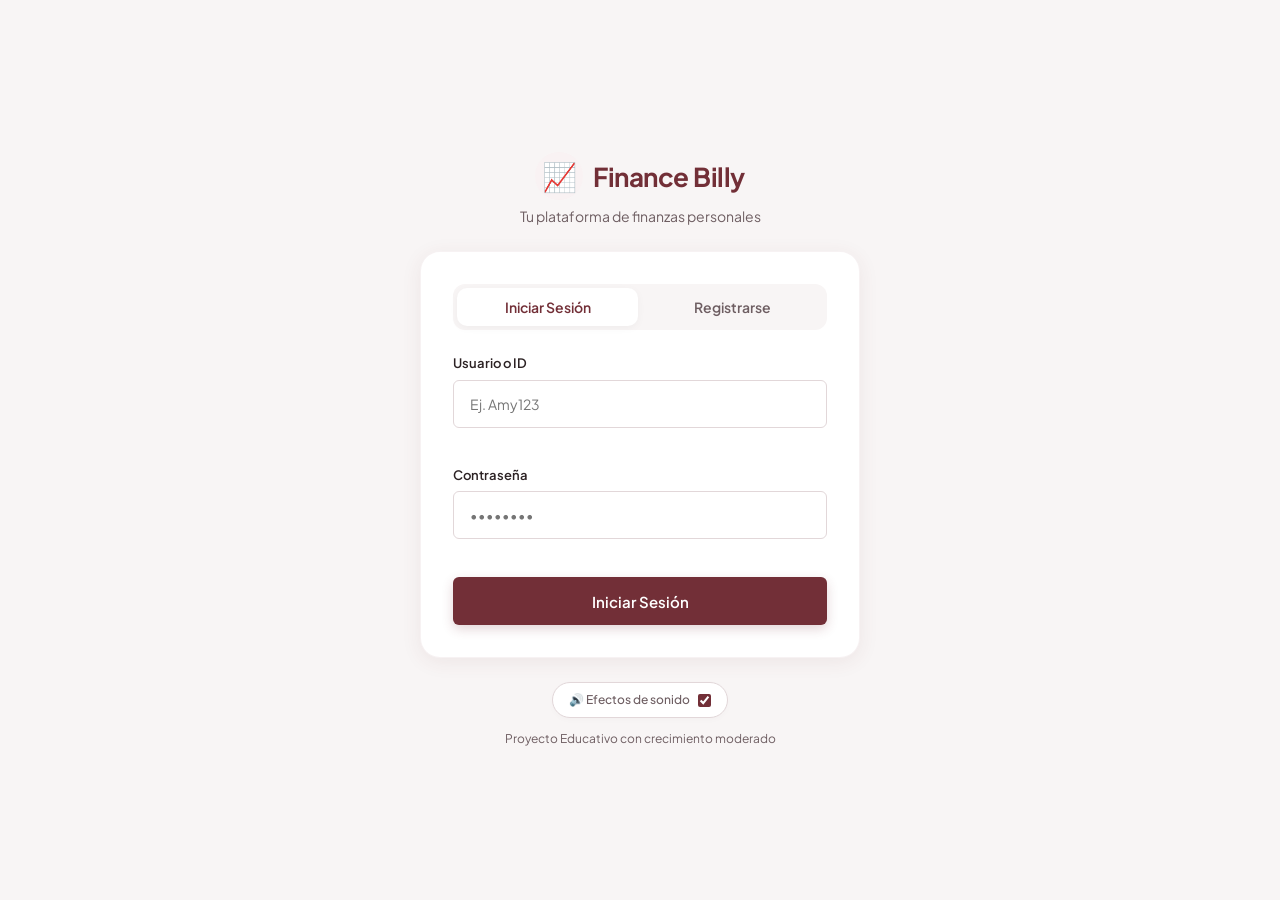
<file: index.html>
<!DOCTYPE html>
<html lang="es">
<head>
    <meta charset="UTF-8">
    <meta name="viewport" content="width=device-width, initial-scale=1.0">
    <title>Finance Billy - Educación Financiera y Acceso</title>
    <link rel="stylesheet" href="style.css">
    <!-- Google Fonts para una tipografía moderna y agradable -->
    <link rel="preconnect" href="https://fonts.googleapis.com">
    <link rel="preconnect" href="https://fonts.gstatic.com" crossorigin>
    <link href="https://fonts.googleapis.com/css2?family=Plus+Jakarta+Sans:wght@400;500;600;700&display=swap" rel="stylesheet">
</head>
<body>

    <div class="app-container">
        <!-- Cabecera de la aplicación -->
        <header class="app-header">
            <div class="logo-container">
                <div class="logo-icon">📈</div>
                <h1>Finance Billy</h1>
            </div>
            <p class="app-subtitle">Tu plataforma de finanzas personales</p>
        </header>

        <!-- Tarjeta principal que contiene el sistema de pestañas y formularios -->
        <main class="card">
            <!-- Pestañas de navegación interna (Tabs) -->
            <div class="tabs" role="tablist">
                <button id="tabLogin" class="tab tab-active" role="tab" aria-selected="true">Iniciar Sesión</button>
                <button id="tabRegister" class="tab" role="tab" aria-selected="false">Registrarse</button>
            </div>

            <!-- Contenedor de mensajes globales de éxito o error -->
            <div id="globalMessage" class="message hidden" aria-live="polite"></div>

            <!-- VISTA 1: Formulario de Inicio de Sesión -->
            <section id="loginSection" class="form-section">
                <form id="loginForm" novalidate>
                    <div class="form-group">
                        <label for="loginUser">Usuario o ID</label>
                        <input type="text" id="loginUser" name="loginUser" class="input" placeholder="Ej. Amy123" required autocomplete="username">
                        <span class="error-text" id="loginUserError"></span>
                    </div>

                    <div class="form-group">
                        <label for="loginPassword">Contraseña</label>
                        <input type="password" id="loginPassword" name="loginPassword" class="input" placeholder="••••••••" required autocomplete="current-password">
                        <span class="error-text" id="loginPasswordError"></span>
                    </div>

                    <button type="submit" id="loginBtn" class="btn btn-primary">
                        <span class="btn-text">Iniciar Sesión</span>
                        <span class="spinner hidden"></span>
                    </button>
                </form>
            </section>

            <!-- VISTA 2: Formulario de Registro -->
            <section id="registerSection" class="form-section hidden">
                <form id="registerForm" novalidate>
                    <div class="form-group">
                        <label for="regUser">ID o Usuario</label>
                        <input type="text" id="regUser" name="regUser" class="input" placeholder="Elige un usuario único" required autocomplete="username">
                        <span class="error-text" id="regUserError"></span>
                    </div>

                    <div class="form-row">
                        <div class="form-group">
                            <label for="regName">Nombre</label>
                            <input type="text" id="regName" name="regName" class="input" placeholder="Tu nombre" required autocomplete="given-name">
                            <span class="error-text" id="regNameError"></span>
                        </div>
                        <div class="form-group">
                            <label for="regLastName">Apellido</label>
                            <input type="text" id="regLastName" name="regLastName" class="input" placeholder="Tu apellido" required autocomplete="family-name">
                            <span class="error-text" id="regLastNameError"></span>
                        </div>
                    </div>

                    <div class="form-group">
                        <label for="regEmail">Correo Electrónico</label>
                        <input type="email" id="regEmail" name="regEmail" class="input" placeholder="correo@ejemplo.com" required autocomplete="email">
                        <span class="error-text" id="regEmailError"></span>
                    </div>

                    <div class="form-group">
                        <label for="regPassword">Contraseña</label>
                        <input type="password" id="regPassword" name="regPassword" class="input" placeholder="Mínimo 6 caracteres" required autocomplete="new-password">
                        <span class="error-text" id="regPasswordError"></span>
                    </div>

                    <button type="submit" id="registerBtn" class="btn btn-primary">
                        <span class="btn-text">Crear Cuenta</span>
                        <span class="spinner hidden"></span>
                    </button>
                </form>
            </section>
        </main>

        <!-- Pie de página con control de sonido opcional y créditos -->
        <footer class="app-footer">
            <div class="sound-control">
                <label for="soundToggle" class="sound-label">
                    <span>🔊 Efectos de sonido</span>
                    <input type="checkbox" id="soundToggle" checked>
                </label>
            </div>
            <p>Proyecto Educativo con crecimiento moderado</p>
        </footer>
    </div>

    <!-- Vinculación del script de JavaScript -->
    <script src="script.js"></script>
</body>
</html>
</file>
<file: style.css>
/* ========================================
   VARIABLES CSS Y CONFIGURACIÓN GLOBAL (:root)
   ======================================== */
:root {
    /* Paleta principal inspirada en el color vino elegante */
    --color-primary: #722F37;          /* Color vino principal */
    --color-primary-dark: #552229;     /* Tono vino más oscuro para hover */
    --color-primary-light: #F9F2F3;    /* Tono vino muy suave para fondos de tarjetas */
    --color-accent: #9A3B44;           /* Color de acento secundario */
    
    /* Superficies y fondos */
    --color-background: #F8F5F5;       /* Fondo general de la página */
    --color-surface: #FFFFFF;          /* Fondo de tarjetas y contenedores blancos */
    
    /* Textos */
    --color-text: #2C2224;             /* Texto principal oscuro con matiz cálido */
    --color-text-muted: #6E5E62;       /* Texto secundario o descriptivo */
    
    /* Estados y retroalimentación */
    --color-success: #2E7D32;          /* Verde elegante para éxito */
    --color-success-bg: #EDF7ED;       /* Fondo suave para éxito */
    --color-error: #C62828;            /* Rojo para errores */
    --color-error-bg: #FDEDED;         /* Fondo suave para error */
    
    /* Bordes y radios */
    --radius-small: 6px;
    --radius-medium: 12px;
    --radius-large: 20px;
    --border-color: #E2D7D9;
    
    /* Dimensiones y transiciones */
    --button-height: 48px;
    --transition-speed: 0.3s ease;
    --shadow-subtle: 0 4px 20px rgba(114, 47, 55, 0.08);
}

/* ========================================
   RESET Y ESTILOS BASE
   ======================================== */
*, *::before, *::after {
    box-sizing: border-box;
    margin: 0;
    padding: 0;
}

body {
    font-family: 'Plus Jakarta Sans', sans-serif, -apple-system, BlinkMacSystemFont, "Segoe UI", Roboto;
    background-color: var(--color-background);
    color: var(--color-text);
    min-height: 100vh;
    display: flex;
    justify-content: center;
    align-items: center;
    padding: 20px;
    line-height: 1.5;
}

/* ========================================
   ESTRUCTURA DE CONTENEDORES (.app-container)
   ======================================== */
.app-container {
    width: 100%;
    max-width: 440px;
    display: flex;
    flex-direction: column;
    gap: 24px;
}

.app-header {
    text-align: center;
}

.logo-container {
    display: flex;
    align-items: center;
    justify-content: center;
    gap: 10px;
    margin-bottom: 6px;
}

.logo-icon {
    font-size: 28px;
    background-color: var(--color-primary-light);
    width: 48px;
    height: 48px;
    display: flex;
    align-items: center;
    justify-content: center;
    border-radius: 50%;
}

.app-header h1 {
    font-size: 26px;
    font-weight: 700;
    color: var(--color-primary);
    letter-spacing: -0.5px;
}

.app-subtitle {
    font-size: 14px;
    color: var(--color-text-muted);
}

/* ========================================
   TARJETAS Y PESTAÑAS (.card, .tab)
   ======================================== */
.card {
    background-color: var(--color-surface);
    border-radius: var(--radius-large);
    box-shadow: var(--shadow-subtle);
    padding: 32px;
    border: 1px solid rgba(114, 47, 55, 0.06);
    transition: transform var(--transition-speed);
}

.tabs {
    display: flex;
    background-color: var(--color-background);
    border-radius: var(--radius-medium);
    padding: 4px;
    margin-bottom: 24px;
    gap: 4px;
}

.tab {
    flex: 1;
    background: transparent;
    border: none;
    padding: 10px 16px;
    font-size: 14px;
    font-weight: 600;
    color: var(--color-text-muted);
    border-radius: calc(var(--radius-medium) - 2px);
    cursor: pointer;
    transition: all var(--transition-speed);
    font-family: inherit;
}

.tab:hover {
    color: var(--color-primary);
}

.tab-active {
    background-color: var(--color-surface);
    color: var(--color-primary);
    box-shadow: 0 2px 8px rgba(0, 0, 0, 0.04);
}

/* ========================================
   FORMULARIOS E INPUTS (.form-group, .input)
   ======================================== */
.form-section {
    display: flex;
    flex-direction: column;
    gap: 16px;
    animation: fadeIn var(--transition-speed);
}

.form-section.hidden {
    display: none;
}

.form-row {
    display: flex;
    gap: 12px;
}

.form-row .form-group {
    flex: 1;
}

.form-group {
    display: flex;
    flex-direction: column;
    gap: 6px;
    margin-bottom: 16px;
}

.form-group label {
    font-size: 13px;
    font-weight: 600;
    color: var(--color-text);
}

.input {
    height: var(--button-height);
    padding: 0 16px;
    border: 1.5px solid var(--border-color);
    border-radius: var(--radius-small);
    font-size: 14px;
    font-family: inherit;
    color: var(--color-text);
    background-color: var(--color-surface);
    transition: border-color var(--transition-speed), box-shadow var(--transition-speed);
    width: 100%;
}

.input:hover {
    border-color: var(--color-accent);
}

.input:focus {
    outline: none;
    border-color: var(--color-primary);
    box-shadow: 0 0 0 3px rgba(114, 47, 55, 0.12);
}

.input.error {
    border-color: var(--color-error);
}

.error-text {
    font-size: 12px;
    color: var(--color-error);
    min-height: 16px;
}

/* ========================================
   SISTEMA DE BOTONES (.btn, .btn-primary)
   ======================================== */
.btn {
    width: 100%;
    height: var(--button-height);
    border: none;
    border-radius: var(--radius-small);
    font-size: 15px;
    font-weight: 600;
    cursor: pointer;
    display: flex;
    align-items: center;
    justify-content: center;
    gap: 10px;
    transition: all var(--transition-speed);
    font-family: inherit;
    box-shadow: 0 4px 12px rgba(114, 47, 55, 0.2);
}

.btn-primary {
    background-color: var(--color-primary);
    color: white;
}

.btn-primary:hover {
    background-color: var(--color-primary-dark);
    transform: translateY(-1px);
    box-shadow: 0 6px 16px rgba(114, 47, 55, 0.3);
}

.btn-primary:active {
    transform: translateY(0);
    box-shadow: 0 2px 8px rgba(114, 47, 55, 0.2);
}

.btn-primary:focus {
    outline: none;
    box-shadow: 0 0 0 3px rgba(114, 47, 55, 0.3);
}

/* ========================================
   MENSAJES DE ESTADO (.message)
   ======================================== */
.message {
    padding: 12px 16px;
    border-radius: var(--radius-small);
    font-size: 13px;
    font-weight: 500;
    margin-bottom: 20px;
    text-align: center;
    animation: fadeIn var(--transition-speed);
}

.message.hidden {
    display: none;
}

.message-success {
    background-color: var(--color-success-bg);
    color: var(--color-success);
    border: 1px solid rgba(46, 125, 50, 0.2);
}

.message-error {
    background-color: var(--color-error-bg);
    color: var(--color-error);
    border: 1px solid rgba(198, 40, 40, 0.2);
}

/* ========================================
   INDICADOR DE CARGA (SPINNER)
   ======================================== */
.spinner {
    width: 18px;
    height: 18px;
    border: 2px solid rgba(255, 255, 255, 0.3);
    border-radius: 50%;
    border-top-color: white;
    animation: spin 0.8s linear infinite;
}

.spinner.hidden {
    display: none;
}

@keyframes spin {
    to { transform: rotate(360deg); }
}

@keyframes fadeIn {
    from { opacity: 0; transform: translateY(4px); }
    to { opacity: 1; transform: translateY(0); }
}

/* ========================================
   PIE DE PÁGINA Y AUDIO
   ======================================== */
.app-footer {
    display: flex;
    flex-direction: column;
    align-items: center;
    gap: 12px;
    text-align: center;
    font-size: 12px;
    color: var(--color-text-muted);
}

.sound-control {
    background-color: var(--color-surface);
    padding: 8px 16px;
    border-radius: 20px;
    border: 1px solid var(--border-color);
    box-shadow: 0 2px 6px rgba(0,0,0,0.02);
}

.sound-label {
    display: flex;
    align-items: center;
    gap: 8px;
    cursor: pointer;
    font-weight: 500;
    color: var(--color-text-muted);
}

.sound-label input {
    cursor: pointer;
    accent-color: var(--color-primary);
}
</file>
